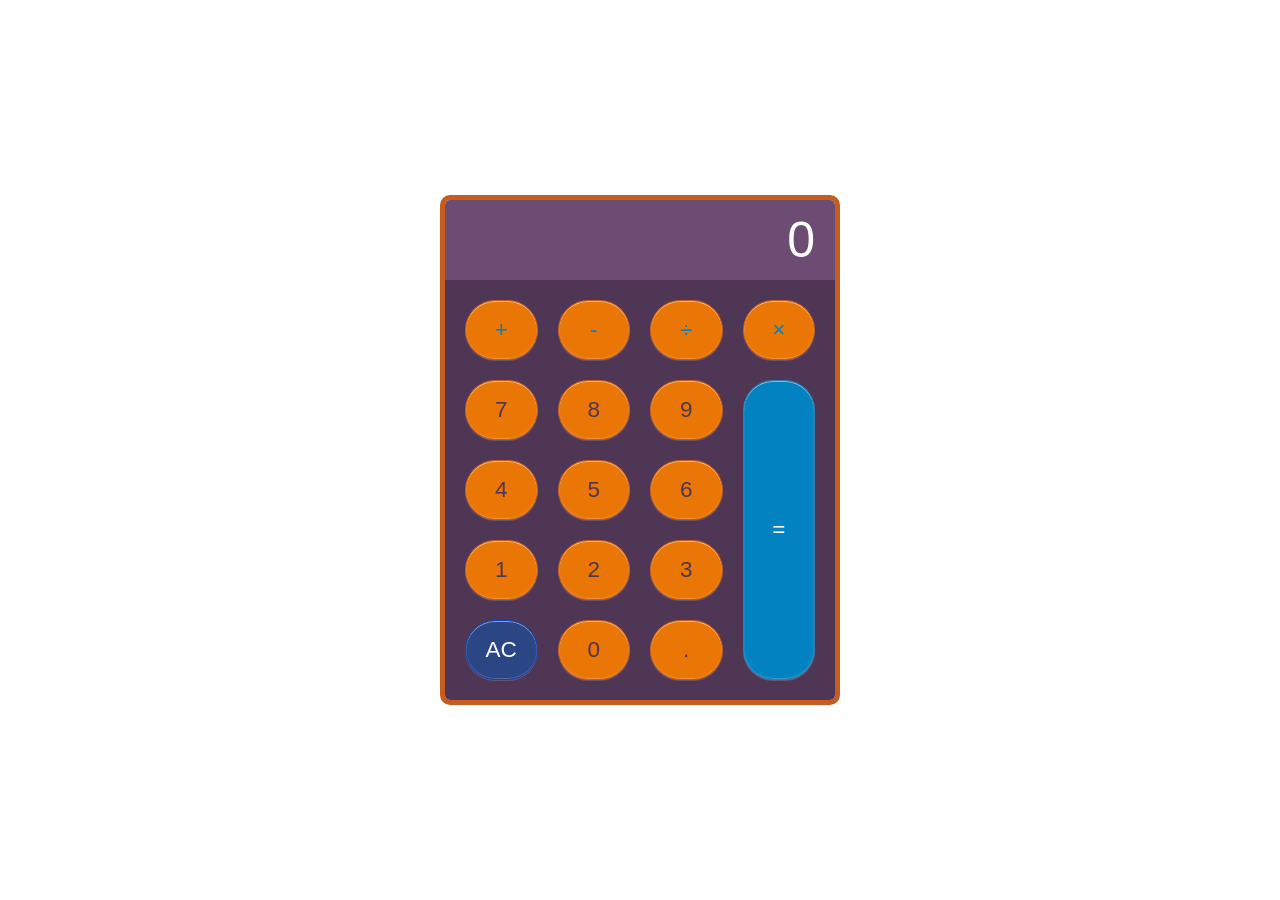
<file: index.html>
<!DOCTYPE html>
<html>
  <head>
    <link rel="stylesheet" type="text/css" href="styles.css" />
    <title>Calculator</title>
    <meta charset="UTF-8" />
  </head>
  <body>
    <h1></h1>
    <div class="calc">
      <input type="text" class="calcDisplay" value="0" placeholder="0" />

      <div class="calcButts">
        <button type="button" class="operator" value="+">+</button>
        <button type="button" class="operator" value="-">-</button>
        <button type="button" class="operator" value="/">&divide;</button>
        <button type="button" class="operator" value="*">&times;</button>

        <button type="button" class="number" value="7">7</button>
        <button type="button" class="number" value="8">8</button>
        <button type="button" class="number" value="9">9</button>

        <button type="button" class="number" value="4">4</button>
        <button type="button" class="number" value="5">5</button>
        <button type="button" class="number" value="6">6</button>

        <button type="button" class="number" value="1">1</button>
        <button type="button" class="number" value="2">2</button>
        <button type="button" class="number" value="3">3</button>
        <button type="button" class="allClearFunction" value="allClear">
          AC
        </button>
        <button type="button" id="zero" value="0">0</button>

        <button type="button" class="decimalFunction" value=".">.</button>

        <button type="button" class="equal-sign operator" value="=">=</button>
      </div>
    </div>
  </body>
  <script type="text/javascript" src="script.js"></script>
</html>
</file>
<file: styles.css>
html {
  font-size: 62.5%;
  box-sizing: border-box;
}

*,
*::before,
*::after {
  margin: 0;
  padding: 0;
  box-sizing: inherit;
}

.calc {
  border: 5px solid #c65c1e;
  border-radius: 10px;
  position: absolute;
  top: 50%;
  left: 50%;
  transform: translate(-50%, -50%);
  width: 400px;
}

.calcDisplay {
  width: 100%;
  font-size: 5rem;
  height: 80px;
  border: none;
  border-top-left-radius: 5px;
  border-top-right-radius: 5px;
  background-color: #6c4c72;
  color: #fff;
  text-align: right;
  padding-right: 20px;
  padding-left: 10px;
}

button {
  height: 60px;
  background-color: #ea7605;
  border-radius: 30px;
  border: 1px solid #c65c1e;
  font-size: 2.25rem;
  color: #4f3654;
  box-shadow: inset 0 0 0 1px rgba(255, 255, 255, 0.05),
    inset 0 1px 0 0 rgba(255, 255, 255, 0.45),
    inset 0 -1px 0 0 rgba(255, 255, 255, 0.15),
    0 1px 0 0 rgba(255, 255, 255, 0.15);
}

button:hover {
  background-color: #fc840b;
}

.operator {
  color: #0282c1;
}

.allClearFunction {
  background-color: #2a4685;
  border-color: #0c42c1;
  color: #fff;
}

.allClearFunction:hover {
  background-color: #3658a9;
}

.equal-sign {
  background-color: #0282c1;
  border-color: #337cac;
  color: #fff;
  height: 100%;
  grid-area: 2 / 4 / 6 / 5;
}

.equal-sign:hover {
  background-color: #4e9ed4;
}

.calcButts {
  display: grid;
  grid-template-columns: repeat(4, 1fr);
  grid-gap: 20px;
  padding: 20px;
  border-bottom-left-radius: 5px;
  border-bottom-right-radius: 5px;
  background-color: #4f3654;
}
/* Color Theme
#3f241b
#4f3654
#9e511d
#ca6f3a
#ea7605
#0282c1
#2a4685
*/
</file>
